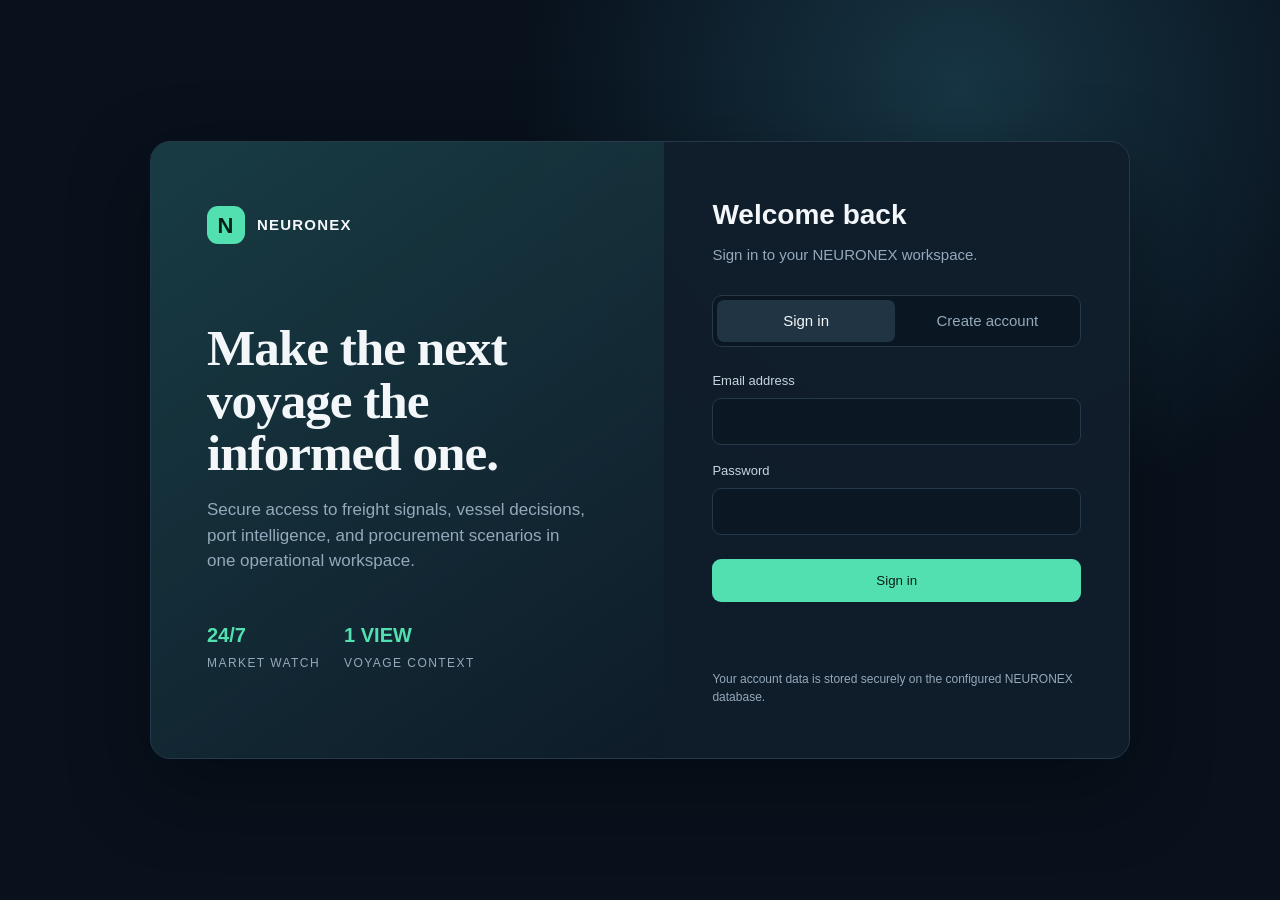
<file: frontend/auth.html>
<!doctype html>
<html lang="en">
<head>
  <meta charset="utf-8">
  <meta name="viewport" content="width=device-width, initial-scale=1">
  <meta name="theme-color" content="#08111c">
  <title>Sign in | NEURONEX</title>
  <style>
    :root { color-scheme: dark; --bg: #08111c; --panel: #101d2b; --line: #25394b; --text: #f4f7fa; --muted: #94a9bb; --accent: #53e0b0; --accent-ink: #062018; --danger: #ff9b91; }
    * { box-sizing: border-box; }
    body { margin: 0; min-height: 100vh; display: grid; place-items: center; padding: 24px; color: var(--text); background: radial-gradient(circle at 75% 10%, #173544 0, transparent 35%), var(--bg); font: 15px/1.5 "DM Sans", "Segoe UI", sans-serif; }
    .shell { width: min(100%, 980px); display: grid; grid-template-columns: 1.05fr .95fr; overflow: hidden; border: 1px solid var(--line); border-radius: 20px; background: rgba(16, 29, 43, .94); box-shadow: 0 28px 80px rgba(0,0,0,.35); }
    .story { padding: 64px 56px; background: linear-gradient(145deg, rgba(31, 83, 86, .58), rgba(11, 25, 38, .2)); }
    .mark { display: flex; align-items: center; gap: 12px; font-weight: 700; letter-spacing: .08em; }
    .mark-icon { display: grid; place-items: center; width: 38px; height: 38px; border-radius: 11px; color: var(--accent-ink); background: var(--accent); font-size: 22px; }
    h1 { max-width: 420px; margin: 78px 0 16px; font: 600 clamp(32px, 4vw, 52px)/1.03 Georgia, serif; letter-spacing: -.02em; }
    .story p { max-width: 380px; color: var(--muted); font-size: 17px; }
    .signals { display: flex; gap: 24px; margin-top: 46px; color: var(--muted); font-size: 12px; text-transform: uppercase; letter-spacing: .12em; }
    .signals strong { display: block; margin-bottom: 4px; color: var(--accent); font-size: 20px; letter-spacing: 0; }
    .form-panel { padding: 52px 48px; }
    h2 { margin: 0 0 8px; font-size: 28px; }
    .subhead { margin: 0 0 28px; color: var(--muted); }
    .tabs { display: grid; grid-template-columns: 1fr 1fr; gap: 4px; padding: 4px; margin-bottom: 24px; border: 1px solid var(--line); border-radius: 10px; background: #0a1622; }
    .tabs button { border: 0; border-radius: 7px; padding: 10px; color: var(--muted); background: transparent; cursor: pointer; font: inherit; }
    .tabs button[aria-selected="true"] { color: var(--text); background: #203443; }
    form { display: grid; gap: 16px; }
    label { display: grid; gap: 7px; color: #c7d5df; font-size: 13px; }
    label[hidden] { display: none !important; }
    input { width: 100%; border: 1px solid var(--line); border-radius: 9px; padding: 13px 14px; color: var(--text); background: #0b1723; font: inherit; outline: none; }
    input:focus { border-color: var(--accent); box-shadow: 0 0 0 3px rgba(83,224,176,.14); }
    button[type="submit"] { margin-top: 8px; border: 0; border-radius: 9px; padding: 14px; color: var(--accent-ink); background: var(--accent); cursor: pointer; font: 700 15px inherit; }
    button:disabled { cursor: wait; opacity: .6; }
    .message { min-height: 24px; margin: 18px 0 0; color: var(--danger); }
    .fine-print { margin: 26px 0 0; color: var(--muted); font-size: 12px; }
    @media (max-width: 720px) { body { padding: 0; place-items: stretch; } .shell { grid-template-columns: 1fr; min-height: 100vh; border: 0; border-radius: 0; } .story { padding: 32px 24px 40px; } h1 { margin-top: 48px; font-size: 38px; } .signals { margin-top: 28px; } .form-panel { padding: 34px 24px 44px; } }
  </style>
</head>
<body>
  <main class="shell">
    <section class="story" aria-label="NEURONEX product introduction">
      <div class="mark"><span class="mark-icon" aria-hidden="true">N</span><span>NEURONEX</span></div>
      <h1>Make the next voyage the informed one.</h1>
      <p>Secure access to freight signals, vessel decisions, port intelligence, and procurement scenarios in one operational workspace.</p>
      <div class="signals"><span><strong>24/7</strong>market watch</span><span><strong>1 view</strong>voyage context</span></div>
    </section>
    <section class="form-panel" aria-labelledby="form-title">
      <h2 id="form-title">Welcome back</h2>
      <p class="subhead" id="form-subhead">Sign in to your NEURONEX workspace.</p>
      <div class="tabs" role="tablist" aria-label="Account access">
        <button type="button" role="tab" aria-selected="true" data-mode="login">Sign in</button>
        <button type="button" role="tab" aria-selected="false" data-mode="signup">Create account</button>
      </div>
      <form id="auth-form">
        <label id="name-field" hidden>Full name<input name="full_name" autocomplete="name" minlength="2" maxlength="120"></label>
        <label>Email address<input name="email" type="email" autocomplete="email" required></label>
        <label>Password<input name="password" type="password" autocomplete="current-password" minlength="8" required></label>
        <button type="submit" id="submit-button">Sign in</button>
      </form>
      <p class="message" id="message" role="alert" aria-live="polite"></p>
      <p class="fine-print">Your account data is stored securely on the configured NEURONEX database.</p>
    </section>
  </main>
  <script>
    (() => {
      const form = document.querySelector("#auth-form");
      const nameField = document.querySelector("#name-field");
      const password = form.elements.password;
      const message = document.querySelector("#message");
      const submit = document.querySelector("#submit-button");
      const title = document.querySelector("#form-title");
      const subhead = document.querySelector("#form-subhead");
      let mode = "login";

      function setMode(nextMode) {
        mode = nextMode;
        const signup = mode === "signup";
        nameField.hidden = !signup;
        nameField.querySelector("input").required = signup;
        password.autocomplete = signup ? "new-password" : "current-password";
        title.textContent = signup ? "Create your account" : "Welcome back";
        subhead.textContent = signup ? "Start your NEURONEX workspace." : "Sign in to your NEURONEX workspace.";
        submit.textContent = signup ? "Create account" : "Sign in";
        message.textContent = "";
        document.querySelectorAll("[role=tab]").forEach((tab) => tab.setAttribute("aria-selected", String(tab.dataset.mode === mode)));
      }

      document.querySelectorAll("[role=tab]").forEach((tab) => tab.addEventListener("click", () => setMode(tab.dataset.mode)));
      form.addEventListener("submit", async (event) => {
        event.preventDefault();
        message.textContent = "";
        submit.disabled = true;
        try {
          const payload = Object.fromEntries(new FormData(form));
          const response = await fetch(`/api/auth/${mode === "signup" ? "signup" : "login"}`, {
            method: "POST",
            headers: { "Content-Type": "application/json" },
            body: JSON.stringify(payload),
          });
          const result = await response.json();
          if (!response.ok) throw new Error(result.detail || "Authentication failed.");
          localStorage.setItem("neuronex_access_token", result.access_token);
          localStorage.setItem("neuronex_user", JSON.stringify(result.user));
          window.location.href = "/#brief";
        } catch (error) {
          message.textContent = error.message;
        } finally {
          submit.disabled = false;
        }
      });
    })();
  </script>
</body>
</html>
</file>
